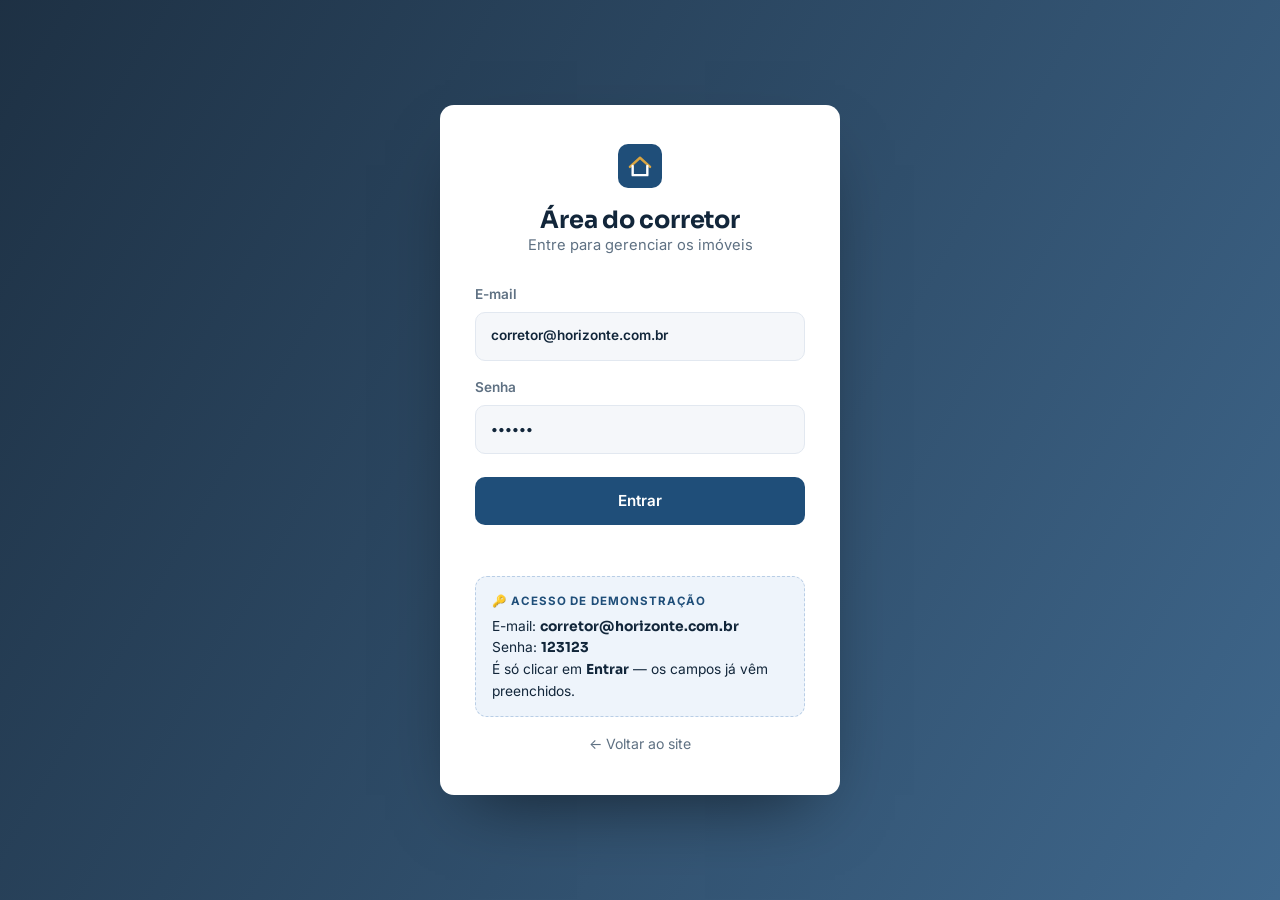
<file: login.html>
<!DOCTYPE html>
<html lang="pt-BR">
<head>
  <meta charset="UTF-8" />
  <meta name="viewport" content="width=device-width, initial-scale=1.0" />
  <meta name="robots" content="noindex" />
  <title>Entrar · Horizonte Imóveis</title>
  <link rel="icon" href="favicon.svg" type="image/svg+xml" />
  <link rel="preconnect" href="https://fonts.googleapis.com" />
  <link rel="preconnect" href="https://fonts.gstatic.com" crossorigin />
  <link href="https://fonts.googleapis.com/css2?family=Sora:wght@600;700&family=Inter:wght@400;500;600&display=swap" rel="stylesheet" />
  <link rel="stylesheet" href="styles.css" />
  <link rel="stylesheet" href="admin.css" />
</head>
<body class="admin">
  <section class="login-wrap">
    <form class="login-card" id="loginForm">
      <div class="brand" style="justify-content:center;margin-bottom:1.2rem">
        <svg class="logo-mark" width="44" height="44" viewBox="0 0 48 48" aria-hidden="true">
          <rect width="48" height="48" rx="11" fill="#1f4e79"/>
          <path d="M13 25 L24 15 L35 25" fill="none" stroke="#d9a441" stroke-width="2.6" stroke-linecap="round" stroke-linejoin="round"/>
          <path d="M16 24 V34 H32 V24" fill="none" stroke="#fff" stroke-width="2.6" stroke-linecap="round" stroke-linejoin="round"/>
        </svg>
      </div>
      <h1>Área do corretor</h1>
      <p class="login-sub">Entre para gerenciar os imóveis</p>
      <label>E-mail<input type="email" id="email" required placeholder="corretor@horizonte.com.br" autocomplete="email" value="corretor@horizonte.com.br" /></label>
      <label>Senha<input type="password" id="senha" required placeholder="••••••••" autocomplete="current-password" value="123123" /></label>
      <button type="submit" class="btn btn-primary" id="loginBtn">Entrar</button>
      <p class="login-error" id="loginError"></p>
      <div class="login-demo">
        <span>🔑 Acesso de demonstração</span>
        <p>E-mail: <b>corretor@horizonte.com.br</b><br />Senha: <b>123123</b><br />É só clicar em <b>Entrar</b> — os campos já vêm preenchidos.</p>
      </div>
      <a href="index.html" class="login-back">← Voltar ao site</a>
    </form>
  </section>
  <script type="module" src="login.js"></script>
</body>
</html>
</file>
<file: styles.css>
:root {
  --bg: #f5f7fa;
  --surface: #ffffff;
  --ink: #12263a;
  --navy: #1f4e79;
  --navy-dark: #163a5c;
  --muted: #5f7183;
  --gold: #d9a441;
  --gold-dark: #bd8a2c;
  --line: #e2e8f0;
  --radius: 14px;
  --shadow: 0 18px 45px -24px rgba(20, 45, 75, .35);
  --venda: #1f8a70;
  --aluguel: #2563eb;
}

* { margin: 0; padding: 0; box-sizing: border-box; }
html { scroll-behavior: smooth; }
body { font-family: 'Inter', system-ui, sans-serif; background: var(--bg); color: var(--ink); line-height: 1.6; -webkit-font-smoothing: antialiased; }
img { max-width: 100%; display: block; }
a { color: inherit; text-decoration: none; }
.container { width: min(1200px, 92%); margin-inline: auto; }
h1, h2, h3 { font-family: 'Sora', sans-serif; font-weight: 700; line-height: 1.14; letter-spacing: -.01em; }
.eyebrow { text-transform: uppercase; letter-spacing: .16em; font-size: .76rem; font-weight: 600; color: var(--gold-dark); margin-bottom: .5rem; }

.btn { display: inline-flex; align-items: center; justify-content: center; gap: .45rem; font-weight: 600; font-size: .95rem; padding: .85rem 1.6rem; border-radius: 10px; border: 1.5px solid transparent; cursor: pointer; transition: transform .15s ease, background .2s ease, color .2s ease, border-color .2s ease; font-family: inherit; }
.btn:hover { transform: translateY(-2px); }
.btn-primary { background: var(--navy); color: #fff; }
.btn-primary:hover { background: var(--navy-dark); }
.btn-ghost { color: var(--ink); border-color: var(--line); background: var(--surface); }
.btn-ghost:hover { border-color: var(--navy); color: var(--navy); }
.btn-sm { padding: .55rem 1rem; font-size: .88rem; }
.btn-gold { background: var(--gold); color: #3a2c08; }
.btn-gold:hover { background: var(--gold-dark); }

/* Logo */
.brand { display: inline-flex; align-items: center; gap: .6rem; }
.logo-mark { flex: none; }
.brand-text { display: flex; flex-direction: column; line-height: 1.05; }
.brand-text strong { font-family: 'Sora', sans-serif; font-size: 1.18rem; font-weight: 700; color: var(--navy); }
.brand-text small { font-size: .62rem; text-transform: uppercase; letter-spacing: .26em; color: var(--muted); }

.site-header { position: sticky; top: 0; z-index: 50; background: rgba(255,255,255,.92); backdrop-filter: blur(12px); border-bottom: 1px solid var(--line); }
.nav { display: flex; align-items: center; justify-content: space-between; padding: .9rem 0; }
.nav-links { list-style: none; display: flex; align-items: center; gap: 1.7rem; }
.nav-links a { font-weight: 500; font-size: .95rem; color: var(--muted); }
.nav-links a:hover { color: var(--navy); }
.nav-toggle { display: none; flex-direction: column; gap: 5px; background: none; border: 0; cursor: pointer; padding: .4rem; }
.nav-toggle span { width: 24px; height: 2px; background: var(--ink); border-radius: 2px; }

/* Hero */
.hero { position: relative; overflow: hidden; color: #fff;
  background: url('https://images.unsplash.com/photo-1560448204-e02f11c3d0e2?auto=format&fit=crop&w=1600&q=80') center/cover; }
.hero-overlay { position: absolute; inset: 0; background: linear-gradient(120deg, rgba(18,38,58,.9), rgba(31,78,121,.72)); }
.hero-inner { position: relative; z-index: 1; padding: 5rem 0 6.5rem; }
.hero h1 { font-size: clamp(2.4rem, 5.5vw, 4rem); margin-bottom: 1rem; }
.hero .lead { font-size: 1.2rem; color: #dbe6f0; max-width: 46ch; }

/* Busca */
.search { display: grid; grid-template-columns: repeat(4, 1fr) auto; gap: 1rem; margin-top: 2.5rem; background: var(--surface); padding: 1.2rem; border-radius: var(--radius); box-shadow: var(--shadow); }
.search-field { display: flex; flex-direction: column; text-align: left; }
.search-field label { font-size: .74rem; font-weight: 600; text-transform: uppercase; letter-spacing: .06em; color: var(--muted); margin-bottom: .35rem; }
.search-field input, .search-field select { padding: .7rem .8rem; font: inherit; border: 1px solid var(--line); border-radius: 9px; background: var(--bg); color: var(--ink); }
.search-field input:focus, .search-field select:focus { outline: 2px solid var(--navy); border-color: transparent; }
.search .btn { align-self: end; height: 44px; }

/* Listings */
.listings { padding: 4rem 0; }
.listings-head { display: flex; align-items: flex-end; justify-content: space-between; gap: 1rem; margin-bottom: 2rem; }
.listings-head h2 { font-size: clamp(1.6rem, 3.5vw, 2.2rem); }
.count { color: var(--muted); font-weight: 600; font-size: .95rem; }
.grid { display: grid; grid-template-columns: repeat(auto-fill, minmax(300px, 1fr)); gap: 1.6rem; }

.card { background: var(--surface); border: 1px solid var(--line); border-radius: var(--radius); overflow: hidden; box-shadow: var(--shadow); transition: transform .2s ease; cursor: pointer; display: flex; flex-direction: column; }
.card:hover { transform: translateY(-6px); }
.card-media { position: relative; aspect-ratio: 3/2; background: #dfe6ee; overflow: hidden; }
.card-media img { width: 100%; height: 100%; object-fit: cover; transition: transform .4s ease; }
.card:hover .card-media img { transform: scale(1.05); }
.card-tag { position: absolute; top: .8rem; left: .8rem; font-size: .72rem; font-weight: 700; text-transform: uppercase; letter-spacing: .06em; color: #fff; padding: .3rem .7rem; border-radius: 999px; }
.tag-venda { background: var(--venda); }
.tag-aluguel { background: var(--aluguel); }
.card-body { padding: 1.2rem 1.3rem 1.4rem; display: flex; flex-direction: column; flex: 1; }
.card-price { font-family: 'Sora', sans-serif; font-size: 1.4rem; font-weight: 700; color: var(--navy); }
.card-price small { font-size: .82rem; font-weight: 500; color: var(--muted); }
.card h3 { font-size: 1.08rem; margin: .35rem 0 .2rem; font-family: 'Inter', sans-serif; font-weight: 600; }
.card-loc { color: var(--muted); font-size: .9rem; margin-bottom: .9rem; }
.card-features { display: flex; flex-wrap: wrap; gap: 1rem; margin-top: auto; padding-top: .9rem; border-top: 1px solid var(--line); color: var(--muted); font-size: .85rem; }
.card-features span { display: inline-flex; align-items: center; gap: .35rem; }
.card-features svg { width: 16px; height: 16px; color: var(--navy); }

.state { text-align: center; padding: 3rem 1rem; color: var(--muted); }
.state.error { color: #b4232a; }
.spinner { width: 34px; height: 34px; border: 3px solid var(--line); border-top-color: var(--navy); border-radius: 50%; margin: 0 auto 1rem; animation: spin 1s linear infinite; }
@keyframes spin { to { transform: rotate(360deg); } }

/* Sobre */
.about { padding: 4.5rem 0; background: var(--surface); }
.about-inner { display: grid; grid-template-columns: 1fr 1fr; gap: 3.5rem; align-items: center; }
.about-media img { border-radius: var(--radius); box-shadow: var(--shadow); aspect-ratio: 4/3; object-fit: cover; }
.about-text h2 { font-size: clamp(1.8rem, 4vw, 2.6rem); margin-bottom: 1rem; }
.about-text p { color: var(--muted); margin-bottom: 1rem; }
.check-list { list-style: none; display: grid; gap: .7rem; margin-top: 1.2rem; }
.check-list li { padding-left: 1.9rem; position: relative; }
.check-list li::before { content: '✓'; position: absolute; left: 0; color: var(--gold-dark); font-weight: 700; }

/* Contato */
.contact { padding: 4.5rem 0; }
.contact-inner { display: grid; grid-template-columns: 1fr 1fr; gap: 3rem; align-items: start; }
.contact-text h2 { font-size: clamp(1.8rem, 4vw, 2.6rem); margin-bottom: 1rem; }
.contact-text p { color: var(--muted); margin-bottom: 1.5rem; }
.info-lines { list-style: none; display: grid; gap: 1rem; }
.info-lines li { border-left: 3px solid var(--gold); padding-left: 1rem; }
.info-lines strong { display: block; font-size: .76rem; text-transform: uppercase; letter-spacing: .1em; color: var(--navy); }
.contact-form { background: var(--surface); border: 1px solid var(--line); border-radius: var(--radius); padding: 2rem; box-shadow: var(--shadow); }
.contact-form label { display: block; font-size: .85rem; font-weight: 600; margin-bottom: 1rem; color: var(--muted); }
.contact-form input, .contact-form textarea { width: 100%; margin-top: .4rem; padding: .8rem .9rem; font: inherit; background: var(--bg); border: 1px solid var(--line); border-radius: 10px; color: var(--ink); resize: vertical; }
.contact-form input:focus, .contact-form textarea:focus { outline: 2px solid var(--navy); border-color: transparent; }
.contact-form .btn { width: 100%; margin-top: .5rem; }
.contact-form small { display: block; text-align: center; color: var(--muted); margin-top: .8rem; font-size: .78rem; }

/* Footer */
.site-footer { background: var(--ink); color: #cdd8e3; padding: 2.6rem 0; text-align: center; }
.footer-inner { display: grid; gap: .7rem; justify-items: center; }
.site-footer .brand-text strong { color: #fff; }
.site-footer .brand-text small { color: #9fb0c0; }
.muted { color: #8ba0b3; font-size: .85rem; }

/* Modal */
.modal { position: fixed; inset: 0; z-index: 100; display: grid; place-items: center; padding: 1.2rem; }
.modal[hidden] { display: none; }
.modal-backdrop { position: absolute; inset: 0; background: rgba(10, 22, 35, .6); backdrop-filter: blur(3px); }
.modal-card { position: relative; z-index: 1; background: var(--surface); border-radius: var(--radius); width: min(860px, 100%); max-height: 90vh; overflow-y: auto; box-shadow: var(--shadow); }
.modal-close { position: absolute; top: .7rem; right: .9rem; z-index: 3; width: 38px; height: 38px; border-radius: 50%; border: 0; background: rgba(255,255,255,.9); font-size: 1.5rem; line-height: 1; cursor: pointer; color: var(--ink); }
.gallery-main { aspect-ratio: 16 / 10; background: #dfe6ee; overflow: hidden; }
.gallery-main img { width: 100%; height: 100%; object-fit: cover; }
.gallery-thumbs { display: flex; gap: .6rem; padding: .8rem 1.1rem; overflow-x: auto; border-bottom: 1px solid var(--line); }
.gthumb { flex: 0 0 auto; width: 88px; height: 62px; padding: 0; border: 2px solid transparent; border-radius: 9px; overflow: hidden; cursor: pointer; background: none; transition: border-color .15s ease, transform .15s ease; }
.gthumb img { width: 100%; height: 100%; object-fit: cover; display: block; }
.gthumb:hover { transform: translateY(-2px); }
.gthumb.active { border-color: var(--navy); }
.modal-content { padding: 1.6rem 1.8rem 2rem; }
.modal-content .card-price { font-size: 1.8rem; }
.modal-content h2 { font-size: 1.5rem; margin: .3rem 0; }
.modal-features { display: flex; flex-wrap: wrap; gap: 1.4rem; margin: 1.2rem 0; padding: 1rem 0; border-block: 1px solid var(--line); color: var(--muted); }
.modal-features span { display: inline-flex; align-items: center; gap: .45rem; }
.modal-features svg { width: 18px; height: 18px; color: var(--navy); }
.modal-desc { color: var(--muted); white-space: pre-line; margin-bottom: 1.5rem; }

@media (max-width: 900px) {
  .nav-toggle { display: flex; }
  .nav-links { position: absolute; top: 100%; left: 0; right: 0; flex-direction: column; gap: 1.1rem; padding: 1.5rem 6%; background: var(--surface); border-bottom: 1px solid var(--line); transform: translateY(-160%); transition: transform .3s ease; pointer-events: none; }
  .nav-links.open { transform: translateY(0); pointer-events: auto; }
  .search { grid-template-columns: 1fr 1fr; }
  .search .btn { grid-column: 1 / -1; }
  .about-inner, .contact-inner { grid-template-columns: 1fr; }
}
@media (max-width: 520px) {
  .search { grid-template-columns: 1fr; }
}
</file>
<file: admin.css>
/* ===== Painel administrativo ===== */
body.admin { background: var(--bg); }

/* Login */
.login-wrap { min-height: 100vh; display: grid; place-items: center; padding: 1.5rem;
  background: linear-gradient(120deg, rgba(18,38,58,.95), rgba(31,78,121,.85)),
    url('https://images.unsplash.com/photo-1560448204-e02f11c3d0e2?auto=format&fit=crop&w=1600&q=80') center/cover; }
.login-card { width: min(400px, 100%); background: var(--surface); border-radius: var(--radius); padding: 2.4rem 2.2rem; box-shadow: 0 30px 70px -30px rgba(0,0,0,.6); text-align: center; }
.login-card h1 { font-size: 1.5rem; }
.login-sub { color: var(--muted); font-size: .92rem; margin-bottom: 1.6rem; }
.login-card label { display: block; text-align: left; font-size: .85rem; font-weight: 600; color: var(--muted); margin-bottom: 1rem; }
.login-card input { width: 100%; margin-top: .4rem; padding: .8rem .9rem; font: inherit; background: var(--bg); border: 1px solid var(--line); border-radius: 10px; color: var(--ink); }
.login-card input:focus { outline: 2px solid var(--navy); border-color: transparent; }
.login-card .btn { width: 100%; margin-top: .4rem; }
.login-error { color: #b4232a; font-size: .88rem; margin-top: .8rem; min-height: 1.1rem; }
.login-back { display: inline-block; margin-top: 1rem; color: var(--muted); font-size: .88rem; }
.login-back:hover { color: var(--navy); }

/* Topo */
.admin-top { background: var(--surface); border-bottom: 1px solid var(--line); position: sticky; top: 0; z-index: 40; }
.admin-top-inner { display: flex; align-items: center; justify-content: space-between; padding: .8rem 0; }
.admin-top-actions { display: flex; align-items: center; gap: .7rem; }
.admin-user { color: var(--muted); font-size: .85rem; }

/* Main */
.admin-main { padding: 2.5rem 0 4rem; }
.admin-greeting { display: flex; align-items: center; justify-content: space-between; gap: 1rem; margin-bottom: 1.8rem; }
.admin-greeting h1 { font-size: clamp(1.6rem, 3.5vw, 2.2rem); }
.admin-greeting .eyebrow { margin-bottom: .2rem; }

/* Cartões de estatística */
.stats { display: grid; grid-template-columns: repeat(4, 1fr); gap: 1.1rem; margin-bottom: 2.4rem; }
.stat { display: flex; align-items: center; gap: 1rem; background: var(--surface); border: 1px solid var(--line); border-radius: 14px; padding: 1.2rem 1.3rem; box-shadow: var(--shadow); position: relative; overflow: hidden; }
.stat::before { content: ''; position: absolute; left: 0; top: 0; bottom: 0; width: 4px; background: var(--navy); }
.stat-venda::before { background: var(--venda); }
.stat-aluguel::before { background: var(--aluguel); }
.stat-destaque::before { background: var(--gold); }
.stat-ico { width: 46px; height: 46px; flex: none; display: grid; place-items: center; border-radius: 12px; background: var(--bg); font-size: 1.4rem; }
.stat strong { display: block; font-family: 'Sora', sans-serif; font-size: 1.7rem; line-height: 1; color: var(--ink); }
.stat small { color: var(--muted); font-size: .82rem; }

.admin-list-head { display: flex; align-items: baseline; justify-content: space-between; gap: 1rem; margin-bottom: 1.1rem; }
.admin-list-head h2 { font-size: 1.25rem; }

.admin-list { display: grid; gap: .9rem; }
.row { display: grid; grid-template-columns: 84px 1fr auto; gap: 1rem; align-items: center; background: var(--surface); border: 1px solid var(--line); border-radius: 12px; padding: .8rem; }
.row-thumb { width: 84px; height: 64px; border-radius: 8px; object-fit: cover; background: #dfe6ee; }
.row-info h3 { font-size: 1.02rem; font-family: 'Inter', sans-serif; font-weight: 600; }
.row-meta { color: var(--muted); font-size: .86rem; display: flex; flex-wrap: wrap; gap: .3rem .8rem; margin-top: .2rem; }
.row-price { font-family: 'Sora', sans-serif; font-weight: 700; color: var(--navy); }
.row-badge { font-size: .68rem; font-weight: 700; text-transform: uppercase; letter-spacing: .05em; color: #fff; padding: .15rem .5rem; border-radius: 999px; }
.row-actions { display: flex; gap: .5rem; }
.icon-btn { width: 38px; height: 38px; border-radius: 9px; border: 1px solid var(--line); background: var(--surface); cursor: pointer; display: grid; place-items: center; color: var(--muted); transition: .2s; }
.icon-btn:hover { color: var(--navy); border-color: var(--navy); }
.icon-btn.danger:hover { color: #b4232a; border-color: #b4232a; }
.icon-btn svg { width: 17px; height: 17px; }
.admin-empty { text-align: center; color: var(--muted); padding: 3rem 1rem; background: var(--surface); border: 1px dashed var(--line); border-radius: 12px; }
.lock-badge { display: inline-flex; align-items: center; gap: .3rem; font-size: .78rem; font-weight: 600; color: var(--muted); background: var(--bg); border: 1px solid var(--line); border-radius: 999px; padding: .4rem .8rem; white-space: nowrap; }

/* Caixa de credenciais de demonstração (login) */
.login-demo { margin-top: 1.3rem; background: #eef4fb; border: 1px dashed #b9cee6; border-radius: 12px; padding: .9rem 1rem; text-align: left; }
.login-demo span { display: block; font-size: .72rem; font-weight: 700; text-transform: uppercase; letter-spacing: .08em; color: var(--navy); margin-bottom: .35rem; }
.login-demo p { font-size: .86rem; color: var(--ink); line-height: 1.5; margin: 0; }
.login-demo b { font-family: 'Sora', sans-serif; }

/* Form modal */
.admin-form-card { width: min(720px, 100%); }
.admin-form { padding: 1.8rem; }
.admin-form h2 { font-size: 1.4rem; margin-bottom: 1.3rem; }
.admin-form label { display: block; font-size: .82rem; font-weight: 600; color: var(--muted); margin-bottom: 1rem; }
.admin-form input, .admin-form select, .admin-form textarea { width: 100%; margin-top: .35rem; padding: .7rem .85rem; font: inherit; background: var(--bg); border: 1px solid var(--line); border-radius: 9px; color: var(--ink); resize: vertical; }
.admin-form input:focus, .admin-form select:focus, .admin-form textarea:focus { outline: 2px solid var(--navy); border-color: transparent; }
.form-grid { display: grid; grid-template-columns: repeat(3, 1fr); gap: 0 1rem; }
.admin-form label.full { grid-column: 1 / -1; }
.admin-form label.chk { display: flex; align-items: center; gap: .5rem; margin-top: 1.9rem; }
.admin-form label.chk input { width: auto; margin: 0; }
.hint { display: block; font-weight: 400; color: var(--muted); margin-top: .3rem; font-size: .76rem; }
.thumbs { display: flex; flex-wrap: wrap; gap: .6rem; margin-bottom: 1rem; }
.thumb { position: relative; width: 80px; height: 62px; border-radius: 8px; overflow: hidden; border: 1px solid var(--line); cursor: pointer; }
.thumb img { width: 100%; height: 100%; object-fit: cover; }
.thumb::after { content: '✕'; position: absolute; inset: 0; display: grid; place-items: center; background: rgba(180,35,42,.75); color: #fff; font-weight: 700; opacity: 0; transition: .2s; }
.thumb:hover::after { opacity: 1; }
.thumb.new::before { content: 'nova'; position: absolute; top: 3px; left: 3px; background: var(--gold); color: #3a2c08; font-size: .6rem; font-weight: 700; padding: .1rem .3rem; border-radius: 4px; z-index: 1; }
.form-actions { display: flex; justify-content: flex-end; gap: .8rem; margin-top: .5rem; }
.form-error { color: #b4232a; font-size: .88rem; margin-top: .8rem; text-align: right; }

/* Toast */
.toast { position: fixed; bottom: 1.5rem; left: 50%; transform: translateX(-50%); background: var(--ink); color: #fff; padding: .8rem 1.4rem; border-radius: 10px; font-size: .9rem; box-shadow: var(--shadow); z-index: 200; }
.toast.err { background: #b4232a; }

@media (max-width: 860px) {
  .stats { grid-template-columns: repeat(2, 1fr); }
}
@media (max-width: 640px) {
  .form-grid { grid-template-columns: 1fr 1fr; }
  .admin-form label.chk { margin-top: 1rem; }
  .row { grid-template-columns: 64px 1fr; }
  .row-thumb { width: 64px; height: 50px; }
  .row-actions { grid-column: 1 / -1; justify-content: flex-end; }
}
@media (max-width: 440px) {
  .stats { grid-template-columns: 1fr; }
}
</file>
